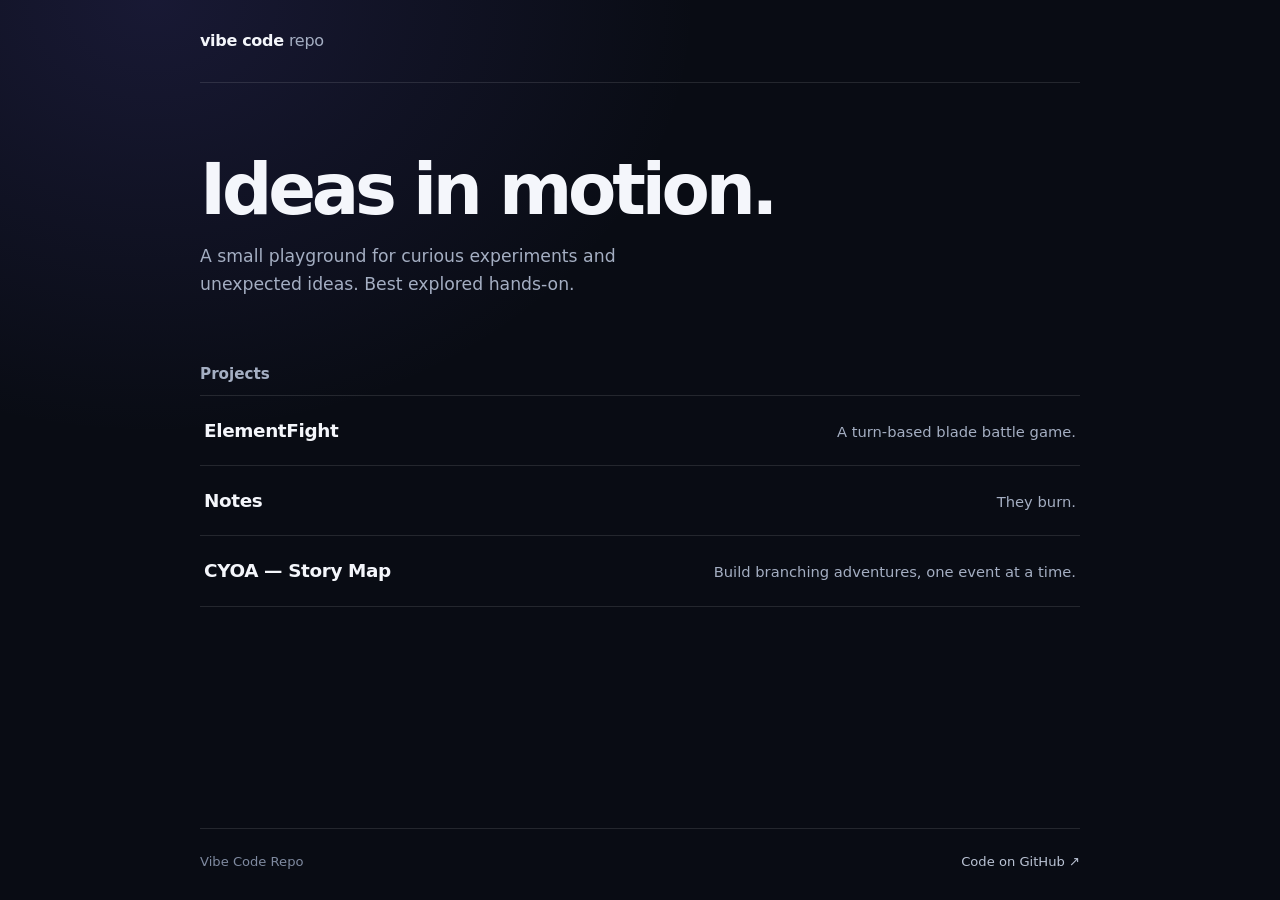
<file: index.html>
<!doctype html>
<html lang="en">
<head>
  <meta charset="utf-8" />
  <meta name="viewport" content="width=device-width, initial-scale=1" />
  <meta name="theme-color" content="#090c14" />
  <meta name="description" content="A small playground for bold ideas, fun experiments, and things worth playing." />
  <title>Vibe Code Repo</title>
  <style>
    :root {
      color-scheme: dark;
      --bg: #090c14;
      --text: #f4f6fb;
      --muted: #a4aec2;
      --line: rgba(255, 255, 255, 0.11);
      --lime: #c4fa79;
    }

    * { box-sizing: border-box; }

    html { scroll-behavior: smooth; }

    body {
      margin: 0;
      min-width: 320px;
      min-height: 100vh;
      display: flex;
      flex-direction: column;
      background:
        radial-gradient(ellipse at 12% 0%, rgba(104, 92, 220, 0.16), transparent 34rem),
        var(--bg);
      color: var(--text);
      font-family: Inter, ui-sans-serif, system-ui, -apple-system, "Segoe UI", sans-serif;
      line-height: 1.6;
      -webkit-font-smoothing: antialiased;
    }

    a { color: inherit; text-decoration: none; }
    a:focus-visible { outline: 3px solid var(--lime); outline-offset: 4px; border-radius: 6px; }

    .page {
      width: min(880px, calc(100% - 40px));
      margin-inline: auto;
      flex: 1;
      display: flex;
      flex-direction: column;
    }

    header {
      padding: 28px 0;
      border-bottom: 1px solid var(--line);
      font-weight: 700;
      letter-spacing: -0.02em;
    }

    header span { color: var(--muted); font-weight: 500; }

    main { flex: 1; padding: 72px 0 56px; }

    h1 {
      margin: 0 0 18px;
      font-size: clamp(2.6rem, 8vw, 4.4rem);
      line-height: 1;
      letter-spacing: -0.06em;
      font-weight: 780;
    }

    .intro {
      max-width: 520px;
      margin: 0 0 64px;
      color: var(--muted);
      font-size: 1.08rem;
    }

    h2 {
      margin: 0 0 8px;
      font-size: 0.95rem;
      font-weight: 650;
      color: var(--muted);
    }

    .project-list {
      margin: 0;
      padding: 0;
      list-style: none;
      border-top: 1px solid var(--line);
    }

    .project-list li { border-bottom: 1px solid var(--line); }

    .project {
      display: flex;
      align-items: baseline;
      justify-content: space-between;
      gap: 20px;
      padding: 20px 4px;
      transition: padding-left .18s ease, color .18s ease;
    }

    .project:hover { padding-left: 12px; color: var(--lime); }

    .project-name { font-size: 1.15rem; font-weight: 650; letter-spacing: -0.02em; }

    .project-desc { color: var(--muted); font-size: .92rem; text-align: right; }

    footer {
      display: flex;
      justify-content: space-between;
      flex-wrap: wrap;
      gap: 8px 18px;
      padding: 22px 0 28px;
      border-top: 1px solid var(--line);
      color: #7f8aa0;
      font-size: .82rem;
    }

    footer a { color: #bac3d4; transition: color .18s ease; }
    footer a:hover { color: var(--lime); }

    @media (max-width: 560px) {
      main { padding-top: 48px; }
      .project { flex-direction: column; gap: 2px; }
      .project-desc { text-align: left; }
    }

    @media (prefers-reduced-motion: reduce) {
      *, *::before, *::after { transition-duration: .01ms !important; scroll-behavior: auto !important; }
    }
  </style>
</head>
<body>
  <div class="page">
    <header>vibe code <span>repo</span></header>

    <main>
      <h1>Ideas in motion.</h1>
      <p class="intro">
        A small playground for curious experiments and unexpected ideas. Best explored hands-on.
      </p>

      <h2>Projects</h2>
      <ul class="project-list">
        <li>
          <a class="project" href="./elementfight/">
            <span class="project-name">ElementFight</span>
            <span class="project-desc">A turn-based blade battle game.</span>
          </a>
        </li>
        <li>
          <a class="project" href="./notes.html">
            <span class="project-name">Notes</span>
            <span class="project-desc">They burn.</span>
          </a>
        </li>
        <li>
          <a class="project" href="./cyoa/">
            <span class="project-name">CYOA — Story Map</span>
            <span class="project-desc">Build branching adventures, one event at a time.</span>
          </a>
        </li>
        <!-- Add new projects by copying the <li> above -->
      </ul>
    </main>

    <footer>
      <span>Vibe Code Repo</span>
      <a href="https://github.com/funkyintegrals/vibecoderepo" target="_blank" rel="noreferrer">Code on GitHub ↗</a>
    </footer>
  </div>
</body>
</html>
</file>
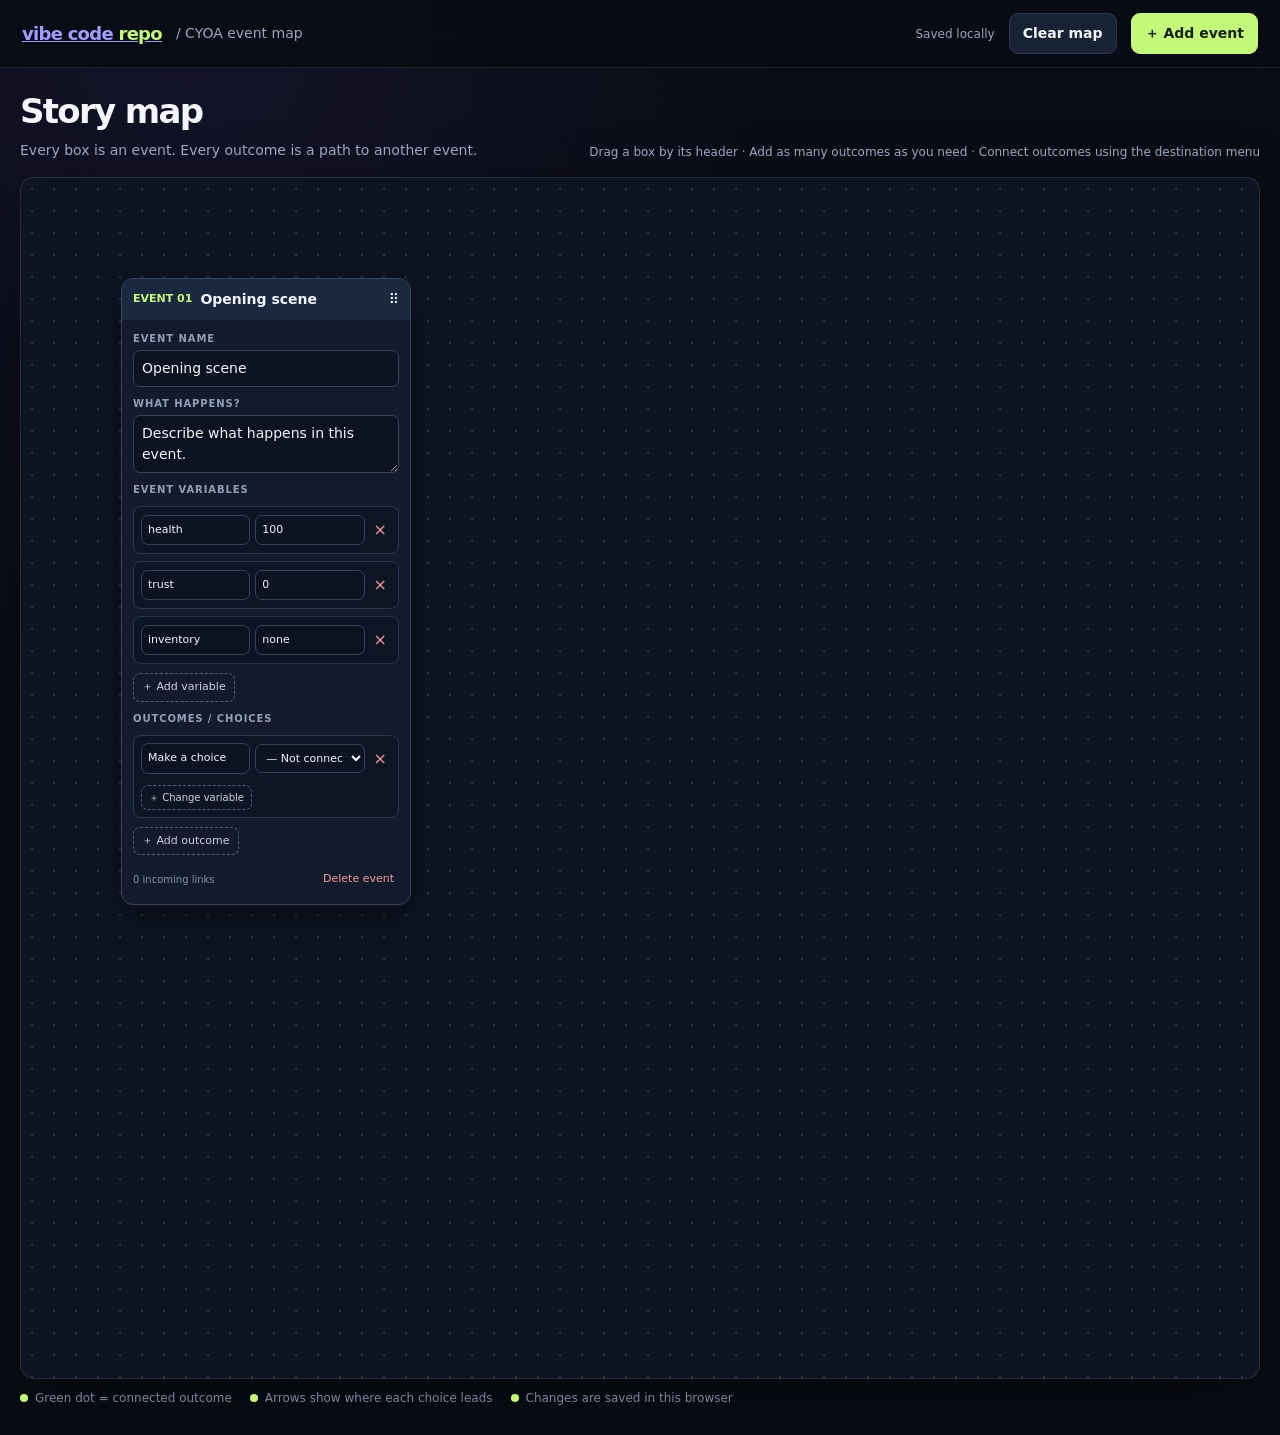
<file: cyoa/index.html>
<!doctype html>
<html lang="en">
<head>
  <meta charset="utf-8">
  <meta name="viewport" content="width=device-width, initial-scale=1">
  <meta name="theme-color" content="#090c14">
  <title>CYOA — Event Map</title>
  <style>
    :root{color-scheme:dark;--bg:#090c14;--panel:#111827;--panel2:#182235;--line:#2b3850;--text:#f4f6fb;--muted:#9aa8bf;--lime:#c4fa79;--purple:#a78bfa}
    *{box-sizing:border-box}body{margin:0;background:radial-gradient(ellipse at 15% 0%,#29205255,transparent 38rem),var(--bg);color:var(--text);font:14px/1.5 Inter,ui-sans-serif,system-ui,-apple-system,"Segoe UI",sans-serif;min-width:320px}
    button,input,textarea,select{font:inherit}button{cursor:pointer}.topbar{height:68px;display:flex;align-items:center;gap:14px;padding:0 22px;border-bottom:1px solid #ffffff18;background:#090c14e8;position:sticky;top:0;z-index:5;backdrop-filter:blur(14px)}
    .brand{font-weight:800;letter-spacing:-.04em;font-size:18px}.brand span{color:var(--lime)}.crumb{color:var(--muted)}.spacer{flex:1}.status{color:var(--muted);font-size:12px}
    .btn{border:1px solid var(--line);border-radius:9px;background:#182235;color:var(--text);padding:9px 13px;font-weight:650}.btn:hover{border-color:#8291aa}.btn.primary{background:var(--lime);border-color:var(--lime);color:#17200d}.btn.danger{color:#ff9b9b}.btn.small{padding:5px 8px;font-size:12px}
    .workspace{padding:18px 20px 28px}.intro{display:flex;align-items:flex-end;gap:20px;justify-content:space-between;margin:0 auto 16px;max-width:1600px}.intro h1{font-size:clamp(24px,4vw,34px);letter-spacing:-.05em;margin:0 0 3px}.intro p{margin:0;color:var(--muted)}.hint{color:var(--muted);font-size:12px;text-align:right}
    .board-wrap{max-width:1600px;margin:auto;border:1px solid #ffffff1a;border-radius:14px;overflow:auto;background-color:#0d1421;background-image:radial-gradient(#8190aa42 1px,transparent 1px);background-size:22px 22px;box-shadow:0 20px 70px #0005}
    #board{position:relative;width:1800px;height:1200px;min-width:100%;}.wires{position:absolute;inset:0;width:100%;height:100%;overflow:visible;pointer-events:none}.wire{fill:none;stroke:#8e9bb5;stroke-width:2.2;opacity:.8}.wire-dot{fill:var(--lime)}
    .node{position:absolute;width:290px;background:#111b2b;border:1px solid #35435d;border-radius:12px;box-shadow:0 12px 32px #0006;overflow:visible}.node.selected{border-color:var(--lime);box-shadow:0 0 0 1px var(--lime),0 12px 32px #0007}.node-head{display:flex;align-items:center;gap:8px;padding:10px 11px;background:#1a2940;border-radius:11px 11px 0 0;cursor:grab;user-select:none}.node-head:active{cursor:grabbing}.node-number{font-size:11px;color:var(--lime);font-weight:800}.node-title{font-weight:750;white-space:nowrap;overflow:hidden;text-overflow:ellipsis;flex:1}.node-body{padding:11px;display:grid;gap:9px}.field{display:grid;gap:4px}.field label,.section-label{font-size:10px;text-transform:uppercase;letter-spacing:.09em;color:#91a0b8;font-weight:750}.field input,.field textarea,.outcome input,.outcome select{width:100%;border:1px solid #34435b;background:#0b1320;color:var(--text);border-radius:7px;padding:7px 8px;outline:none}.field input:focus,.field textarea:focus,.outcome input:focus,.outcome select:focus{border-color:var(--purple)}.field textarea{resize:vertical;min-height:54px}.outcomes{display:grid;gap:7px}.variables{display:grid;gap:7px}.variable{display:grid;grid-template-columns:1fr 1fr auto;gap:5px;align-items:center;padding:7px;background:#0c1523;border:1px solid #29374d;border-radius:8px}.variable input{width:100%;min-width:0;border:1px solid #34435b;background:#0b1320;color:var(--text);border-radius:7px;padding:6px;font-size:11px}.variable .remove{border:0;background:transparent;color:#f59a9a;padding:4px;font-size:16px}.effects{grid-column:1/-1;display:grid;gap:5px;margin-top:5px}.effect{display:grid;grid-template-columns:1fr 76px 65px auto;gap:5px}.effect input,.effect select{width:100%;min-width:0;border:1px solid #34435b;background:#0b1320;color:var(--text);border-radius:7px;padding:6px;font-size:11px}.effect .remove{border:0;background:transparent;color:#f59a9a;padding:4px;font-size:16px}.add-effect{justify-self:start;border:1px dashed #51617a;color:#cbd5e1;background:transparent;border-radius:7px;padding:4px 7px;font-size:10px}.outcome{display:grid;grid-template-columns:1fr 1fr auto;gap:5px;align-items:center;padding:7px;background:#0c1523;border:1px solid #29374d;border-radius:8px}.outcome input,.outcome select{font-size:11px;padding:6px;min-width:0}.outcome .remove{border:0;background:transparent;color:#f59a9a;padding:4px;font-size:16px}.node-foot{display:flex;justify-content:space-between;align-items:center;padding-top:2px}.incoming{color:#8493ab;font-size:10px}.empty-target{color:#f6c77b}.add-outcome{justify-self:start;border:1px dashed #51617a;color:#cbd5e1;background:transparent;border-radius:7px;padding:5px 8px;font-size:11px}.delete-node{border:0;background:transparent;color:#f59a9a;font-size:11px;padding:5px}
    .empty{position:absolute;left:50%;top:42%;transform:translate(-50%,-50%);text-align:center;color:var(--muted);width:320px;pointer-events:none}.empty strong{display:block;color:var(--text);font-size:18px;margin-bottom:5px}
    .legend{max-width:1600px;margin:10px auto 0;color:#78869c;font-size:12px;display:flex;gap:18px;flex-wrap:wrap}.legend span:before{content:"";display:inline-block;width:8px;height:8px;border-radius:50%;background:var(--lime);margin-right:7px}
    @media(max-width:650px){.topbar{padding:0 12px}.crumb,.status{display:none}.workspace{padding:14px 10px}.intro{align-items:flex-start;flex-direction:column}.hint{text-align:left}}
  </style>
</head>
<body>
  <header class="topbar">
    <a class="brand" href="../index.html" aria-label="Back to projects">vibe code <span>repo</span></a>
    <span class="crumb">/ CYOA event map</span><span class="spacer"></span><span class="status" id="saveStatus">Saved locally</span>
    <button class="btn" id="resetBtn" type="button">Clear map</button>
    <button class="btn primary" id="addBtn" type="button">＋ Add event</button>
  </header>
  <main class="workspace">
    <section class="intro">
      <div><h1>Story map</h1><p>Every box is an event. Every outcome is a path to another event.</p></div>
      <div class="hint">Drag a box by its header · Add as many outcomes as you need · Connect outcomes using the destination menu</div>
    </section>
    <div class="board-wrap" id="boardWrap">
      <div id="board">
        <svg class="wires" id="wires" aria-hidden="true"></svg>
        <div class="empty" id="emptyState"><strong>Your story starts here.</strong>Add an event, then give it choices that lead to other events.</div>
      </div>
    </div>
    <div class="legend"><span>Green dot = connected outcome</span><span>Arrows show where each choice leads</span><span>Changes are saved in this browser</span></div>
  </main>
<script>
(() => {
  const STORAGE_KEY = "cyoa-event-map-v1";
  const board = document.getElementById("board");
  const wires = document.getElementById("wires");
  const saveStatus = document.getElementById("saveStatus");
  const emptyState = document.getElementById("emptyState");
  let selected = null;
  let drag = null;
  let map = load();
  let saveTimer;

  function uid(){ return "e" + Math.random().toString(36).slice(2,9); }
  function starter(){ return [{id:uid(),title:"Opening scene",description:"Describe what happens in this event.",x:100,y:100,outcomes:[{id:uid(),text:"Make a choice",target:"",changes:[]}],variables:[{id:uid(),key:"health",value:"100"},{id:uid(),key:"trust",value:"0"},{id:uid(),key:"inventory",value:"none"}]}]; }
  function load(){ try { const value=JSON.parse(localStorage.getItem(STORAGE_KEY)); if(Array.isArray(value)&&value.every(n=>n&&typeof n.id==="string"&&Array.isArray(n.outcomes))){value.forEach(n=>{if(!Array.isArray(n.variables)||n.variables.length===0)n.variables=[{id:uid(),key:"health",value:"100"},{id:uid(),key:"mood",value:"neutral"}];n.outcomes.forEach(o=>{if(!Array.isArray(o.changes))o.changes=[];});});return value;} } catch(e){} return starter(); }
  function escapeHtml(value){return String(value??"").replace(/[&<>"']/g,c=>({"&":"&amp;","<":"&lt;",">":"&gt;",'"':"&quot;","'":"&#39;"}[c]));}
  function save(){ saveStatus.textContent="Saving…"; clearTimeout(saveTimer); saveTimer=setTimeout(()=>{try{localStorage.setItem(STORAGE_KEY,JSON.stringify(map));saveStatus.textContent="Saved locally";}catch(e){saveStatus.textContent="Could not save";}},180); }
  function nodeById(id){return map.find(n=>n.id===id);}
  function incomingCount(id){return map.reduce((total,n)=>total+n.outcomes.filter(o=>o.target===id).length,0);}
  function render(){
    board.querySelectorAll(".node").forEach(el=>el.remove());
    emptyState.hidden=map.length>0;
    map.forEach((node,index)=>{
      const el=document.createElement("article");el.className="node"+(selected===node.id?" selected":"");el.dataset.node=node.id;el.style.left=node.x+"px";el.style.top=node.y+"px";
      const options='<option value="">— Not connected —</option>'+map.filter(n=>n.id!==node.id).map(n=>'<option value="'+escapeHtml(n.id)+'">'+escapeHtml(n.title||"Untitled event")+'</option>').join("");
      el.innerHTML='<div class="node-head" data-drag-handle><span class="node-number">EVENT '+String(index+1).padStart(2,"0")+'</span><span class="node-title">'+escapeHtml(node.title||"Untitled event")+'</span><span aria-hidden="true">⠿</span></div>'+
        '<div class="node-body"><div class="field"><label>Event name</label><input data-field="title" aria-label="Event name" value="'+escapeHtml(node.title)+'" placeholder="Name this event"></div>'+
        '<div class="field"><label>What happens?</label><textarea data-field="description" aria-label="Event description" placeholder="Write the scene or event…">'+escapeHtml(node.description)+'</textarea></div>'+
        '<div class="section-label">Event variables</div><div class="variables">'+(node.variables||[]).map(v=>'<div class="variable" data-variable="'+escapeHtml(v.id)+'"><input data-variable-field="key" aria-label="Variable name" value="'+escapeHtml(v.key)+'" placeholder="Variable name"><input data-variable-field="value" aria-label="Variable value" value="'+escapeHtml(v.value)+'" placeholder="Value"><button class="remove" type="button" data-remove-variable title="Remove variable" aria-label="Remove variable">×</button></div>').join("")+'</div><button class="add-outcome" type="button" data-add-variable>＋ Add variable</button>'+
        '<div class="section-label">Outcomes / choices</div><div class="outcomes">'+node.outcomes.map(o=>'<div class="outcome" data-outcome="'+escapeHtml(o.id)+'"><input data-outcome-field="text" aria-label="Choice text" value="'+escapeHtml(o.text)+'" placeholder="Choice / outcome"><select data-outcome-field="target" aria-label="Link to event">'+options.replace('value="'+escapeHtml(o.target)+'"','value="'+escapeHtml(o.target)+'" selected')+'</select><button class="remove" type="button" data-remove-outcome title="Remove outcome" aria-label="Remove outcome">×</button><div class="effects">'+(o.changes||[]).map(change=>'<div class="effect" data-effect="'+escapeHtml(change.id)+'"><input data-effect-field="key" aria-label="Variable to change" value="'+escapeHtml(change.key)+'" placeholder="Variable name"><select data-effect-field="operation" aria-label="Change operation"><option value="set"'+(change.operation==="set"?" selected":"")+'>Set</option><option value="add"'+(change.operation==="add"?" selected":"")+'>Add</option><option value="subtract"'+(change.operation==="subtract"?" selected":"")+'>Subtract</option></select><input data-effect-field="value" aria-label="Change amount or value" value="'+escapeHtml(change.value)+'" placeholder="Value"><button class="remove" type="button" data-remove-effect aria-label="Remove variable change">×</button></div>').join("")+'<button class="add-effect" type="button" data-add-effect>＋ Change variable</button></div></div>').join("")+'</div>'+
        '<button class="add-outcome" type="button" data-add-outcome>＋ Add outcome</button><div class="node-foot"><span class="incoming">'+incomingCount(node.id)+' incoming link'+(incomingCount(node.id)===1?"":"s")+'</span><button class="delete-node" type="button" data-delete>Delete event</button></div></div>';
      board.appendChild(el);
    });
    drawLinks();
  }
  function drawLinks(){
    wires.innerHTML='<defs><marker id="arrow" markerWidth="8" markerHeight="8" refX="7" refY="4" orient="auto"><path d="M0 0 L8 4 L0 8 z" fill="#8e9bb5"/></marker></defs>';
    map.forEach(node=>{
      const source=board.querySelector('[data-node="'+node.id+'"]');if(!source)return;
      node.outcomes.forEach(outcome=>{
        if(!outcome.target)return;
        const target=board.querySelector('[data-node="'+outcome.target+'"]');if(!target)return;
        const row=source.querySelector('[data-outcome="'+outcome.id+'"]');if(!row)return;
        const sx=source.offsetLeft+source.offsetWidth, sy=source.offsetTop+row.offsetTop+row.offsetHeight/2;
        const tx=target.offsetLeft, ty=target.offsetTop+Math.min(62,target.offsetHeight/2);
        const bend=Math.max(55,Math.abs(tx-sx)*.45), d='M '+sx+' '+sy+' C '+(sx+bend)+' '+sy+', '+(tx-bend)+' '+ty+', '+tx+' '+ty;
        const path=document.createElementNS("http://www.w3.org/2000/svg","path");path.setAttribute("d",d);path.setAttribute("class","wire");path.setAttribute("marker-end","url(#arrow)");wires.appendChild(path);
        const dot=document.createElementNS("http://www.w3.org/2000/svg","circle");dot.setAttribute("cx",sx);dot.setAttribute("cy",sy);dot.setAttribute("r",4);dot.setAttribute("class","wire-dot");wires.appendChild(dot);
      });
    });
  }
  function addNode(){
    const offset=map.length*34;const node={id:uid(),title:"New event",description:"",x:130+(map.length%4)*340+offset%90,y:130+Math.floor(map.length/4)*370+offset%70,outcomes:[],variables:[{id:uid(),key:"health",value:"100"},{id:uid(),key:"mood",value:"neutral"}]};
    map.push(node);selected=node.id;save();render();boardWrapScroll(node);
  }
  function boardWrapScroll(node){const wrap=document.getElementById("boardWrap");wrap.scrollTo({left:Math.max(0,node.x-80),top:Math.max(0,node.y-80),behavior:"smooth"});}
  board.addEventListener("input",event=>{
    const el=event.target.closest(".node");if(!el)return;const node=nodeById(el.dataset.node);if(!node)return;
    const field=event.target.dataset.field;if(field){node[field]=event.target.value;if(field==="title"){el.querySelector(".node-title").textContent=node.title;refreshTargetMenus();}save();drawLinks();return;}
    const variableEl=event.target.closest("[data-variable]");if(variableEl){const variable=node.variables.find(v=>v.id===variableEl.dataset.variable);if(variable){const field=event.target.dataset.variableField;if(field)variable[field]=event.target.value;save();}return;}
    const effectEl=event.target.closest("[data-effect]");if(effectEl){const outcomeEl=effectEl.closest("[data-outcome]");const outcome=node.outcomes.find(o=>o.id===outcomeEl.dataset.outcome);const change=outcome&&outcome.changes.find(c=>c.id===effectEl.dataset.effect);if(change){const field=event.target.dataset.effectField;if(field)change[field]=event.target.value;save();}return;}
    const outcomeEl=event.target.closest("[data-outcome]");if(outcomeEl){const outcome=node.outcomes.find(o=>o.id===outcomeEl.dataset.outcome);if(outcome&&event.target.dataset.outcomeField==="text"){outcome.text=event.target.value;save();}}
  });
  board.addEventListener("change",event=>{
    const el=event.target.closest(".node");if(!el)return;const node=nodeById(el.dataset.node);const row=event.target.closest("[data-outcome]");if(!node||!row)return;
    const effectEl=event.target.closest("[data-effect]");
    if(effectEl&&event.target.dataset.effectField==="operation"){const outcome=node.outcomes.find(o=>o.id===row.dataset.outcome);const change=outcome&&outcome.changes.find(c=>c.id===effectEl.dataset.effect);if(change){change.operation=event.target.value;save();}return;}
    if(event.target.dataset.outcomeField!=="target")return;
    const outcome=node.outcomes.find(o=>o.id===row.dataset.outcome);if(outcome){outcome.target=event.target.value;save();render();}
  });
  function refreshTargetMenus(){
    board.querySelectorAll(".node").forEach(el=>{const node=nodeById(el.dataset.node);el.querySelectorAll("[data-outcome]").forEach(row=>{const outcome=node.outcomes.find(o=>o.id===row.dataset.outcome);const select=row.querySelector("select");const old=select.value;select.innerHTML='<option value="">— Not connected —</option>'+map.filter(n=>n.id!==node.id).map(n=>'<option value="'+escapeHtml(n.id)+'">'+escapeHtml(n.title||"Untitled event")+'</option>').join("");select.value=old;});});
  }
  board.addEventListener("click",event=>{
    const el=event.target.closest(".node");if(!el)return;const node=nodeById(el.dataset.node);if(!node)return;selected=node.id;
    if(event.target.closest("input,textarea,select"))return;
    if(event.target.closest("[data-add-variable]")){node.variables.push({id:uid(),key:"new_variable",value:""});save();render();return;}
    if(event.target.closest("[data-remove-variable]")){const row=event.target.closest("[data-variable]");node.variables=node.variables.filter(v=>v.id!==row.dataset.variable);save();render();return;}
    if(event.target.closest("[data-add-effect]")){const outcomeEl=event.target.closest("[data-outcome]");const outcome=node.outcomes.find(o=>o.id===outcomeEl.dataset.outcome);if(outcome){if(!Array.isArray(outcome.changes))outcome.changes=[];outcome.changes.push({id:uid(),key:node.variables?.[0]?.key||"health",operation:"subtract",value:"10"});save();render();}return;}
    if(event.target.closest("[data-remove-effect]")){const effectEl=event.target.closest("[data-effect]");const outcomeEl=effectEl.closest("[data-outcome]");const outcome=node.outcomes.find(o=>o.id===outcomeEl.dataset.outcome);if(outcome){outcome.changes=outcome.changes.filter(c=>c.id!==effectEl.dataset.effect);save();render();}return;}
    if(event.target.closest("[data-add-outcome]")){node.outcomes.push({id:uid(),text:"New choice",target:"",changes:[]});save();render();return;}
    if(event.target.closest("[data-remove-outcome]")){const row=event.target.closest("[data-outcome]");node.outcomes=node.outcomes.filter(o=>o.id!==row.dataset.outcome);save();render();return;}
    if(event.target.closest("[data-delete]")){map=map.filter(n=>n.id!==node.id);map.forEach(n=>n.outcomes.forEach(o=>{if(o.target===node.id)o.target="";}));selected=null;save();render();return;}
    board.querySelectorAll(".node").forEach(card=>card.classList.toggle("selected",card.dataset.node===selected));
  });
  board.addEventListener("pointerdown",event=>{
    const handle=event.target.closest("[data-drag-handle]");if(!handle||event.button!==0)return;const el=handle.closest(".node");const node=nodeById(el.dataset.node);selected=node.id;drag={id:node.id,startX:event.clientX,startY:event.clientY,nodeX:node.x,nodeY:node.y};handle.setPointerCapture(event.pointerId);event.preventDefault();board.querySelectorAll(".node").forEach(card=>card.classList.toggle("selected",card.dataset.node===selected));
  });
  board.addEventListener("pointermove",event=>{
    if(!drag)return;const node=nodeById(drag.id);if(!node)return;node.x=Math.max(0,drag.nodeX+event.clientX-drag.startX);node.y=Math.max(0,drag.nodeY+event.clientY-drag.startY);const el=board.querySelector('[data-node="'+node.id+'"]');if(el){el.style.left=node.x+"px";el.style.top=node.y+"px";}drawLinks();
  });
  board.addEventListener("pointerup",()=>{if(drag){drag=null;save();}});
  board.addEventListener("pointercancel",()=>{if(drag){drag=null;save();}});
  document.getElementById("addBtn").addEventListener("click",addNode);
  document.getElementById("resetBtn").addEventListener("click",()=>{if(!confirm("Clear this story map and start over?"))return;map=[];selected=null;save();render();});
  window.addEventListener("resize",drawLinks);
  render();
})();
</script>
</body>
</html>
</file>
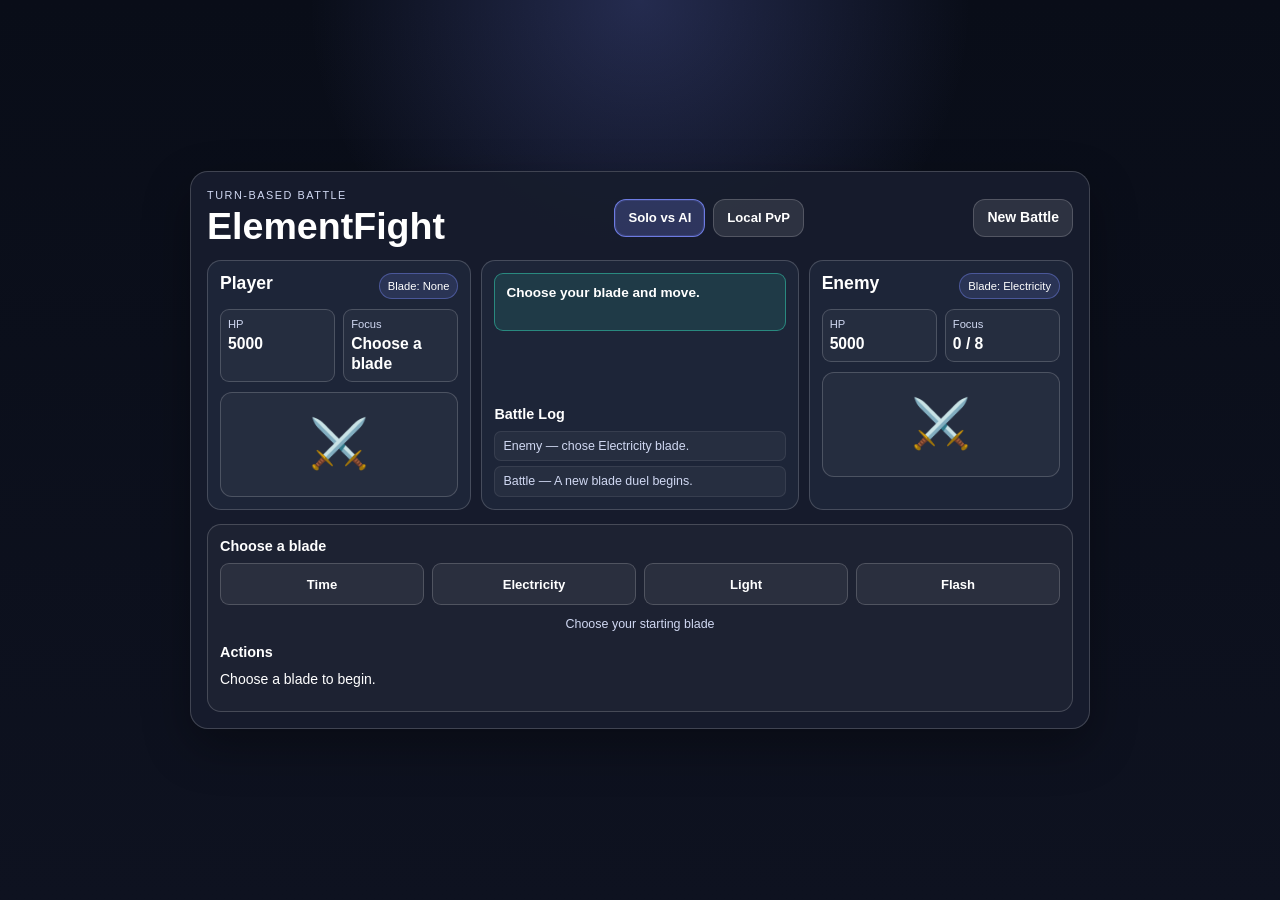
<file: elementfight/index.html>
<!DOCTYPE html>
<html lang="en">
<head>
  <meta charset="UTF-8" />
  <meta name="viewport" content="width=device-width, initial-scale=1.0" />

  <title>ElementFight</title>

  <link rel="stylesheet" href="./style.css" />
</head>

<body>

  <main class="game-shell">

    <header class="title-bar">
      <div>
        <p class="eyebrow">Turn-based battle</p>
        <h1>ElementFight</h1>
      </div>

      <div class="mode-switch" role="group" aria-label="Game mode">
        <button id="soloModeBtn" class="secondary mode-button active" type="button" aria-pressed="true">Solo vs AI</button>
        <button id="localPvpBtn" class="secondary mode-button" type="button" aria-pressed="false">Local PvP</button>
      </div>

      <button id="restartBtn" class="secondary">
        New Battle
      </button>
    </header>

    <section class="battle-area">

      <!-- PLAYER -->

      <div class="fighter-panel">

        <div class="fighter-header">
          <h2 id="playerTitle">Player</h2>

          <span id="playerBlade" class="blade-badge">
            Blade: None
          </span>
        </div>

        <div class="stats">

          <div>
            <span>HP</span>
            <strong id="playerHp">5000</strong>
          </div>

          <div>
            <span>Focus</span>
            <strong id="playerFocus">Choose a blade</strong>
          </div>

        </div>

        <div id="playerPortrait" class="portrait">
          <span id="playerWeapon" class="weapon-icon">⚔️</span>
        </div>

      </div>


      <!-- CENTER -->

      <div class="center-panel">

        <div id="battleStatus" class="battle-status">
          Choose your move.
        </div>

        <div class="turn-log-wrap">

          <h3>Battle Log</h3>

          <ul id="battleLog" class="battle-log"></ul>

        </div>

      </div>


      <!-- ENEMY -->

      <div class="fighter-panel">

        <div class="fighter-header">
          <h2 id="enemyTitle">Enemy</h2>

          <span id="enemyBlade" class="blade-badge">
            Blade: ???
          </span>
        </div>

        <div class="stats">

          <div>
            <span>HP</span>
            <strong id="enemyHp">5000</strong>
          </div>

          <div>
            <span>Focus</span>
            <strong id="enemyFocus">0 / 15</strong>
          </div>

        </div>

        <div id="enemyPortrait" class="portrait">
          <span id="enemyWeapon" class="weapon-icon">⚔️</span>
        </div>

      </div>

    </section>


    <!-- CONTROLS -->

    <section class="control-panel">

      <h3>Choose a blade</h3>

      <div class="blade-grid" id="bladeGrid">

        <button
          class="blade-button"
          data-blade="Time"
          type="button"
        >
          Time
        </button>

        <button
          class="blade-button"
          data-blade="Electricity"
          type="button"
        >
          Electricity
        </button>

        <button
          class="blade-button"
          data-blade="Light"
          type="button"
        >
          Light
        </button>

        <button
          class="blade-button"
          data-blade="Flash"
          type="button"
        >
          Flash
        </button>

      </div>


      <p id="turnInfo" class="status-line">
        Choose your starting blade
      </p>


      <h3>Actions</h3>

      <div id="actionGrid" class="action-grid"></div>

    </section>

  </main>


  <script type="module" src="./main.js"></script>

</body>
</html>
</file>
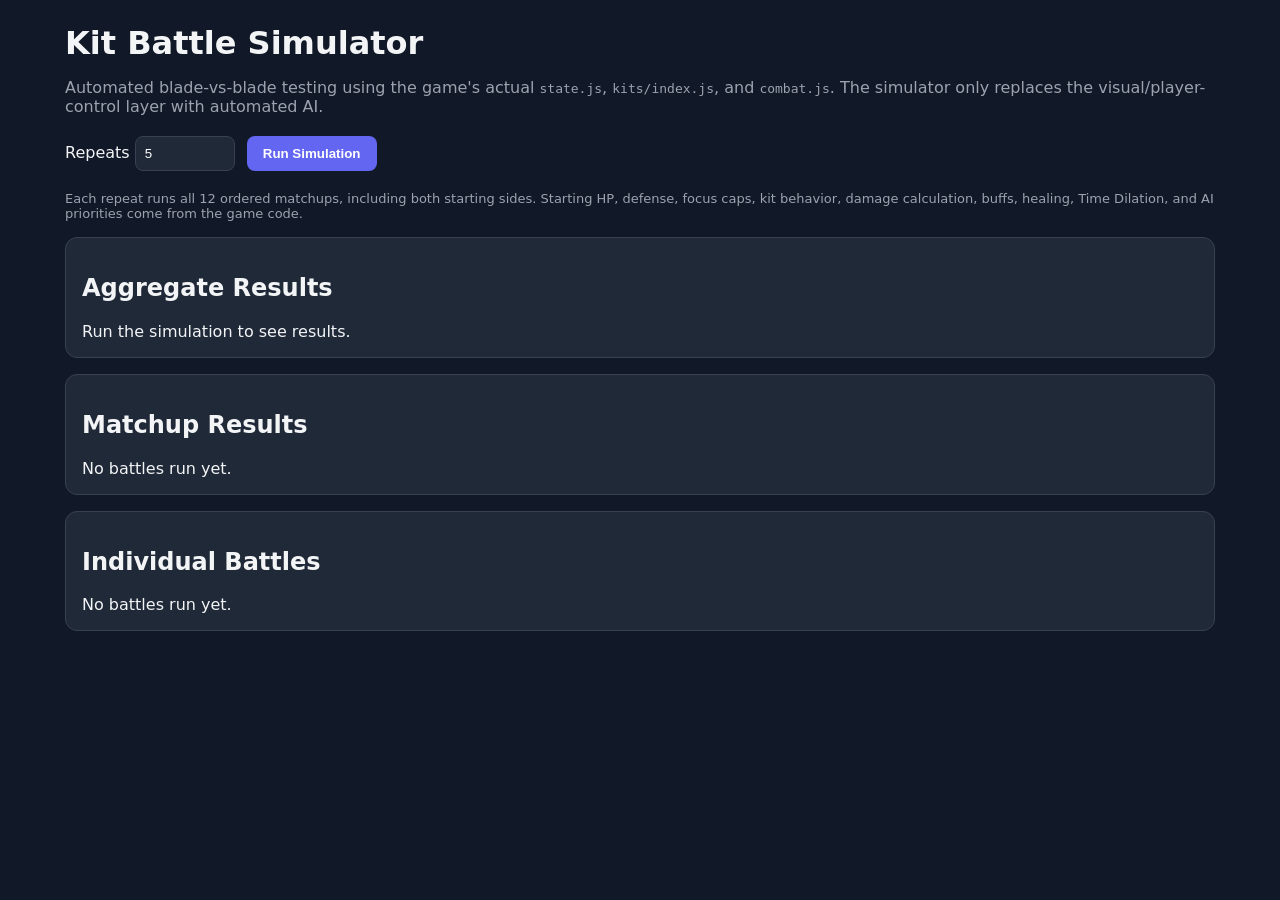
<file: elementfight/kit-battle-test.html>
<!doctype html>
<html lang="en">
<head>
<meta charset="utf-8">
<meta name="viewport" content="width=device-width,initial-scale=1">
<title>Element Fight - Kit Battle Simulator</title>
<style>
  :root{color-scheme:dark}
  body{font-family:system-ui,-apple-system,Segoe UI,sans-serif;margin:0;background:#111827;color:#f3f4f6}
  main{max-width:1150px;margin:0 auto;padding:24px}
  h1{margin:0 0 6px}
  p{color:#9ca3af}
  button{padding:10px 16px;border:0;border-radius:8px;background:#6366f1;color:white;font-weight:700;cursor:pointer}
  button:hover{background:#818cf8}
  .controls{display:flex;gap:12px;align-items:center;flex-wrap:wrap;margin:20px 0}
  input{width:80px;padding:9px;border-radius:8px;border:1px solid #374151;background:#1f2937;color:white}
  .card{background:#1f2937;border:1px solid #374151;border-radius:12px;padding:16px;margin-top:16px;overflow:auto}
  table{width:100%;border-collapse:collapse;font-size:14px}
  th,td{padding:8px 10px;border-bottom:1px solid #374151;text-align:left;white-space:nowrap}
  th{color:#c4b5fd}
  .winner{font-weight:700}
  #status{color:#a5b4fc}
  .note{font-size:13px}
  .error{color:#fca5a5}
</style>
</head>
<body>
<main>
  <h1>Kit Battle Simulator</h1>
  <p>
    Automated blade-vs-blade testing using the game's actual
    <code>state.js</code>, <code>kits/index.js</code>, and <code>combat.js</code>.
    The simulator only replaces the visual/player-control layer with automated AI.
  </p>

  <div class="controls">
    <label>Repeats <input id="repeats" type="number" min="1" max="1000" value="5"></label>
    <button id="run" type="button">Run Simulation</button>
    <span id="status"></span>
  </div>

  <p class="note">
    Each repeat runs all 12 ordered matchups, including both starting sides. Starting HP, defense, focus caps, kit behavior,
    damage calculation, buffs, healing, Time Dilation, and AI priorities come from the game code.
  </p>

  <section class="card">
    <h2>Aggregate Results</h2>
    <div id="aggregate">Run the simulation to see results.</div>
  </section>

  <section class="card">
    <h2>Matchup Results</h2>
    <div id="matchups">No battles run yet.</div>
  </section>

  <section class="card">
    <h2>Individual Battles</h2>
    <div id="battles">No battles run yet.</div>
  </section>
</main>

<script type="module">
import { createFighter, MAX_HP } from './state.js';
import { getKit, KITS } from './kits/index.js';
import { Combat } from './combat.js';

const BLADES = Object.keys(KITS);
const MAX_TURNS = 1000;

function createSimulationUI() {
  return {
    addDamageNumber() {},
    renderLog() {},
    setStatus() {},
    update() {},
    render() {},
    showDilationControls() {},
    showNormalControls() {},
    updateBladeButtons() {}
  };
}

function createSimulationState(aBlade, bBlade) {
  return {
    player: createFighter(aBlade),
    enemy: createFighter(bBlade),
    turn: 1,
    phase: 'player',
    isBattleOver: false,
    log: []
  };
}

function beginTurn(fighter) {
  fighter.isDefending = false;

  if (fighter.flashDefenseTurnsRemaining > 0) {
    fighter.flashDefenseTurnsRemaining -= 1;
  }

  if (fighter.timeDoubleTurnPending) {
    fighter.timeDoubleTurnPending = false;
    fighter.timeDoubleTurnActive = true;
    fighter.actionsThisTurn = 2;
    return;
  }

  if (fighter.timeDoubleTurnActive) {
    fighter.timeDoubleTurnActive = false;
  }

  fighter.actionsThisTurn = 1;
}

function endAction(fighter) {
  fighter.actionsThisTurn = Math.max(0, fighter.actionsThisTurn - 1);
}

function healEveryThreeTurns(state) {
  if (state.turn % 3 !== 0) return;

  for (const fighter of [state.player, state.enemy]) {
    fighter.hp = Math.min(MAX_HP, fighter.hp + 300);
  }
}

function advanceLightUltimate(fighter) {
  if (fighter.lightUltimateTurnsRemaining > 0) {
    fighter.lightUltimateTurnsRemaining -= 1;
  }
}

function getPlayerLethalDamage(enemy, player) {
  const playerKit = getKit(player.blade);

  const lightReduction =
    enemy.blade === 'Light' && enemy.lightUltimateTurnsRemaining > 0
      ? 0.7
      : 1;

  const defenseMultiplier = enemy.isDefending ? 0.5 : 1;

  const postDefense = rawDamage =>
    Math.max(
      1,
      Math.floor(
        Math.max(1, rawDamage - enemy.def) *
        defenseMultiplier *
        lightReduction
      )
    );

  let lethalDamage = postDefense(playerKit.attackDamage);

  if (player.blade === 'Electricity') {
    lethalDamage = Math.max(
      lethalDamage,
      postDefense(playerKit.criticalDamage)
    );
  }

  if (player.blade === 'Time') {
    lethalDamage = Math.max(
      lethalDamage,
      postDefense(playerKit.ultimate.criticalDamage) *
      playerKit.ultimate.hits
    );
  }

  if (player.blade === 'Light') {
    lethalDamage = Math.max(
      lethalDamage,
      postDefense(playerKit.utilityDamage)
    );
  }

  if (player.blade === 'Flash') {
    lethalDamage = Math.max(
      lethalDamage,
      postDefense(
        playerKit.attackDamage *
        Math.pow(
          playerKit.attackMultiplierPerStack,
          player.flashAttackStacks
        )
      )
    );
  }

  if (player.focus >= playerKit.focusCap) {
    if (player.blade === 'Electricity') {
      lethalDamage = Math.max(
        lethalDamage,
        postDefense(playerKit.ultimateDamage)
      );
    }
  }

  return lethalDamage;
}

function chooseEnemyAction(enemy, player) {
  const kit = getKit(enemy.blade);

  // Same priority as Game.chooseEnemyAction().
  if (enemy.focus >= kit.focusCap) {
    return 'special';
  }

  if (enemy.actionsThisTurn > 1) {
    return 'attack';
  }

  if (enemy.blade === 'Light') {
    if (enemy.lightUltimateTurnsRemaining > 0) {
      return 'attack';
    }

    const hpAfterEnlighten = enemy.hp - kit.utilityCost;

    const damageAfterDefense = Math.max(
      1,
      kit.utilityDamage - player.def
    );

    const canFinish = player.hp <= damageAfterDefense;

    const playerLethalDamage = getPlayerLethalDamage(enemy, player);
    const safeFromLethalHit = hpAfterEnlighten > playerLethalDamage;

    const safeToUse =
      hpAfterEnlighten >= 600 &&
      safeFromLethalHit;

    if (canFinish || safeToUse) {
      return 'utility';
    }

    return 'attack';
  }

  if (enemy.blade === 'Time') {
    if (
      enemy.timeDoubleTurnPending ||
      enemy.timeDoubleTurnActive
    ) {
      return 'attack';
    }
    return 'utility';
  }

  if (enemy.blade === 'Flash') {
    if (enemy.flashDefenseTurnsRemaining > 0) {
      return 'attack';
    }
    return 'utility';
  }

  if (enemy.blade === 'Electricity') {
    if (enemy.increasedCrits > 0) {
      return 'attack';
    }
    return 'utility';
  }

  return 'attack';
}

function performTimeUltimate(combat, attacker, defender) {
  attacker.focus = 0;

  let totalDamage = 0;
  let criticalHits = 0;

  const hits = getKit('Time').ultimate.hits;

  // Match Game.playerDilate(): all configured hits are rolled and released,
  // even if the defender reaches 0 HP before the sequence finishes.
  for (let i = 0; i < hits; i++) {
    const result = combat.rollTimeDilationHit(i + 1);

    const hit = combat.performTimeDilationHit(
      attacker,
      defender,
      result,
      { showDamage: false }
    );

    totalDamage += hit.damage;

    if (hit.critical) {
      criticalHits += 1;
    }
  }

  return { totalDamage, criticalHits };
}

function performAction(combat, attacker, defender, action) {
  if (action === 'special') {
    if (attacker.blade === 'Time') {
      return {
        success: true,
        timeUltimate: performTimeUltimate(combat, attacker, defender)
      };
    }

    return {
      success: combat.ultimate(attacker, defender) === true
    };
  }

  if (action === 'utility') {
    return { success: combat.utility(attacker, defender) };
  }

  combat.normalAttack(attacker, defender);
  return { success: true };
}

function battle(aBlade, bBlade) {
  const state = createSimulationState(aBlade, bBlade);
  const ui = createSimulationUI();
  const combat = new Combat(state, getKit, ui);

  const a = state.player;
  const b = state.enemy;

  let turns = 0;
  let actionCount = 0;
  let timeCrits = 0;
  let timeDamage = 0;

  while (
    a.hp > 0 &&
    b.hp > 0 &&
    turns < MAX_TURNS
  ) {
    // Player phase.
    state.phase = 'player';
    beginTurn(a);

    // In the real game, Time Dilation is a special full-turn sequence.
    // It does not fall through to a second action after the 25 hits.
    if (
      a.blade === 'Time' &&
      a.focus >= getKit('Time').focusCap
    ) {
      const result = performAction(combat, a, b, 'special');

      if (result.timeUltimate) {
        timeCrits += result.timeUltimate.criticalHits;
        timeDamage += result.timeUltimate.totalDamage;
      }

      actionCount += 1;
    } else {
      while (
        a.actionsThisTurn > 0 &&
        a.hp > 0 &&
        b.hp > 0
      ) {
        const action = chooseEnemyAction(a, b);
        const result = performAction(combat, a, b, action);

        if (result.timeUltimate) {
          timeCrits += result.timeUltimate.criticalHits;
          timeDamage += result.timeUltimate.totalDamage;
        }

        if (!result.success) {
          combat.normalAttack(a, b);
        }

        endAction(a);
        actionCount += 1;
      }
    }

    if (a.hp <= 0 || b.hp <= 0) break;

    // Enemy phase.
    state.phase = 'enemy';
    beginTurn(b);

    // This mirrors Game.enemyTurn(): a ready Time ultimate is handled
    // before the normal action loop and consumes the whole enemy turn.
    if (
      b.blade === 'Time' &&
      b.focus >= getKit('Time').focusCap
    ) {
      const result = performAction(combat, b, a, 'special');

      if (result.timeUltimate) {
        timeCrits += result.timeUltimate.criticalHits;
        timeDamage += result.timeUltimate.totalDamage;
      }

      actionCount += 1;
    } else {
      while (
        b.actionsThisTurn > 0 &&
        a.hp > 0 &&
        b.hp > 0
      ) {
        const action = chooseEnemyAction(b, a);
        const result = performAction(combat, b, a, action);

        if (result.timeUltimate) {
          timeCrits += result.timeUltimate.criticalHits;
          timeDamage += result.timeUltimate.totalDamage;
        }

        if (!result.success) {
          combat.normalAttack(b, a);
        }

        endAction(b);
        actionCount += 1;
      }
    }

    if (a.hp <= 0 || b.hp <= 0) break;

    // This is the same end-of-enemy-turn order as Game.finishEnemyTurn().
    turns += 1;
    state.turn += 1;
    healEveryThreeTurns(state);
    advanceLightUltimate(a);
    advanceLightUltimate(b);
  }

  let winner = 'Draw';
  if (a.hp > 0 && b.hp <= 0) winner = aBlade;
  if (b.hp > 0 && a.hp <= 0) winner = bBlade;

  return {
    winner,
    turns,
    aHp: a.hp,
    bHp: b.hp,
    actions: actionCount,
    timeDamage,
    timeCrits
  };
}

function table(headers, rows) {
  return '<table><thead><tr>' +
    headers.map(h => '<th>' + h + '</th>').join('') +
    '</tr></thead><tbody>' +
    rows.map(row =>
      '<tr>' + row.map(v => '<td>' + v + '</td>').join('') + '</tr>'
    ).join('') +
    '</tbody></table>';
}

function run(repeats) {
  const results = [];
  const totals = Object.fromEntries(
    BLADES.map(blade => [
      blade,
      { wins: 0, losses: 0, draws: 0 }
    ])
  );

  for (let repeat = 1; repeat <= repeats; repeat++) {
    for (let i = 0; i < BLADES.length; i++) {
      for (let j = 0; j < BLADES.length; j++) {
        if (i === j) continue;
        const a = BLADES[i];
        const b = BLADES[j];
        const result = battle(a, b);

        results.push({
          repeat,
          matchup: a + ' vs ' + b,
          ...result
        });

        if (result.winner === a) {
          totals[a].wins++;
          totals[b].losses++;
        } else if (result.winner === b) {
          totals[b].wins++;
          totals[a].losses++;
        } else {
          totals[a].draws++;
          totals[b].draws++;
        }
      }
    }
  }

  return { results, totals };
}

document.getElementById('run').addEventListener('click', () => {
  const repeats = Math.max(
    1,
    Math.min(
      1000,
      Number(document.getElementById('repeats').value) || 5
    )
  );

  const output = run(repeats);

  const aggregate = Object.entries(output.totals)
    .map(([blade, stats]) => {
      const total =
        stats.wins +
        stats.losses +
        stats.draws;

      return {
        blade,
        ...stats,
        total,
        rate: total ? (stats.wins / total) * 100 : 0
      };
    })
    .sort(
      (a, b) =>
        b.wins - a.wins ||
        b.rate - a.rate
    );

  document.getElementById('aggregate').innerHTML = table(
    ['Rank', 'Blade', 'Wins', 'Losses', 'Draws', 'Win rate'],
    aggregate.map((item, index) => [
      index + 1,
      item.blade,
      item.wins,
      item.losses,
      item.draws,
      item.rate.toFixed(1) + '%'
    ])
  );

  // Group by the actual matchup name instead of relying on array
  // positions. This keeps the table correct if matchup generation changes.
  const matchupGroups = new Map();

  for (const result of output.results) {
    if (!matchupGroups.has(result.matchup)) {
      matchupGroups.set(result.matchup, []);
    }
    matchupGroups.get(result.matchup).push(result);
  }

  document.getElementById('matchups').innerHTML = table(
    ['Matchup', 'A wins', 'B wins', 'Draws', 'Total'],
    Array.from(matchupGroups.entries()).map(([matchup, group]) => {
      const [a, b] = matchup.split(' vs ');
      const aWins = group.filter(x => x.winner === a).length;
      const bWins = group.filter(x => x.winner === b).length;
      const draws = group.filter(x => x.winner === 'Draw').length;

      return [
        matchup,
        aWins,
        bWins,
        draws,
        group.length
      ];
    })
  );

  document.getElementById('battles').innerHTML = table(
    [
      'Repeat',
      'Matchup',
      'Winner',
      'Turns',
      'A HP',
      'B HP',
      'Actions'
    ],
    output.results.map(item => [
      item.repeat,
      item.matchup,
      '<span class="winner">' + item.winner + '</span>',
      item.turns,
      item.aHp,
      item.bHp,
      item.actions
    ])
  );

  document.getElementById('status').textContent =
    'Ran ' +
    output.results.length +
    ' battles (' +
    repeats +
    ' repeats × 12 ordered matchups).';
});

</script>
</body>
</html>
</file>
<file: elementfight/style.css>
* {
  box-sizing: border-box;
}

:root {
  --bg: #0e1220;
  --panel: #171d2d;
  --panel-2: #1d2538;
  --accent: #7c8cff;
  --accent-2: #34d7b7;
  --danger: #ff5f7e;
  --warning: #ffbf69;
  --text: #ffffff;
  --muted: #d0d8f2;
  --border: rgba(255, 255, 255, 0.18);
}

body {
  margin: 0;
  min-height: 100vh;
  display: grid;
  place-items: center;

  background:
    radial-gradient(
      circle at top,
      rgba(124, 140, 255, 0.24),
      transparent 30%
    ),
    linear-gradient(180deg, #090d18, var(--bg));

  color: var(--text);

  font-family: Arial, Helvetica, sans-serif;
  font-size: 16px;
  line-height: 1.5;
}

button {
  font: inherit;
}

.game-shell {
  width: min(1000px, 92vw);
  max-height: calc(100vh - 24px);
  overflow: hidden;

  background: rgba(23, 29, 45, 0.96);

  border: 1px solid var(--border);
  border-radius: 22px;

  box-shadow:
    0 18px 48px rgba(0, 0, 0, 0.32);

  padding: 24px;
}

.title-bar {
  display: flex;
  align-items: center;
  justify-content: space-between;

  gap: 16px;
  margin-bottom: 18px;
}

.mode-switch {
  display: flex;
  align-items: center;
  justify-content: center;
  flex-wrap: wrap;
  gap: 8px;
}

.mode-button {
  min-height: 38px;
  padding: 8px 12px;
  font-size: 0.82rem;
}

.mode-button.active {
  background: rgba(124, 140, 255, 0.24);
  border-color: rgba(124, 140, 255, 0.82);
  box-shadow: inset 0 0 0 1px rgba(124, 140, 255, 0.16);
}

@media (max-width: 760px) {
  .title-bar {
    flex-wrap: wrap;
  }

  .mode-switch {
    order: 3;
    width: 100%;
    justify-content: flex-start;
  }

  #restartBtn {
    margin-left: auto;
  }
}

.eyebrow {
  margin: 0 0 4px;

  text-transform: uppercase;
  letter-spacing: 0.14em;

  font-size: 0.8rem;
  color: var(--muted);
}

h1,
h2,
h3,
p {
  margin-top: 0;
}

h1 {
  margin-bottom: 0;

  font-size: clamp(2rem, 4vw, 3rem);
  line-height: 1.15;
}

h2 {
  font-size: 1.35rem;
  line-height: 1.25;
}

h3 {
  font-size: 1.05rem;
  line-height: 1.3;

  margin-bottom: 12px;
}

.secondary,
.action-button,
.blade-button {
  border: none;
  border-radius: 12px;

  color: var(--text);

  cursor: pointer;

  transition:
    transform 0.15s ease,
    filter 0.15s ease,
    opacity 0.15s ease;
}

.secondary:hover:not(:disabled),
.action-button:hover:not(:disabled),
.blade-button:hover:not(:disabled) {
  transform: translateY(-1px);
  filter: brightness(1.08);
}

.secondary {
  background: rgba(255, 255, 255, 0.1);

  border: 1px solid var(--border);

  padding: 11px 17px;

  min-height: 46px;

  font-weight: 700;
}

.battle-area {
  display: grid;
  grid-template-columns: 1fr 1.2fr 1fr;
  gap: 18px;
}

.fighter-panel,
.center-panel {
  background: var(--panel-2);

  border: 1px solid var(--border);
  border-radius: 18px;

  padding: 18px;

  min-width: 0;
}

.fighter-header {
  display: flex;

  align-items: flex-start;
  justify-content: space-between;

  gap: 12px;
}

.fighter-header h2 {
  margin-bottom: 0;
}

.blade-badge {
  background: rgba(124, 140, 255, 0.15);

  border: 1px solid rgba(124, 140, 255, 0.4);

  border-radius: 999px;

  padding: 7px 10px;

  font-size: 0.82rem;
  line-height: 1.3;

  text-align: center;

  white-space: normal;
  overflow-wrap: anywhere;
}

.stats {
  display: grid;

  grid-template-columns:
    repeat(2, minmax(80px, 1fr));

  gap: 12px;

  margin: 18px 0;
}

.stats > div {
  background: rgba(255, 255, 255, 0.04);

  border: 1px solid var(--border);

  border-radius: 12px;

  padding: 11px;

  min-width: 0;
}

.stats span {
  display: block;

  color: var(--muted);

  font-size: 0.82rem;

  margin-bottom: 4px;
}

.stats strong {
  display: block;

  color: #ffffff;

  font-size: 1.15rem;
  line-height: 1.25;

  overflow-wrap: anywhere;
}

.portrait {
  position: relative;

  display: grid;
  place-items: center;

  min-height: 140px;

  border-radius: 16px;

  font-size: 4rem;

  background: rgba(255, 255, 255, 0.04);

  border: 1px solid var(--border);

  overflow: visible;
}

.damage-number {
  position: absolute;

  left: 50%;
  bottom: 25px;

  transform: translateX(-50%);

  color: #ffffff;

  font-size: 2rem;
  font-weight: 900;

  line-height: 1;

  pointer-events: none;

  z-index: 20;

  text-shadow:
    0 2px 4px rgba(0, 0, 0, 0.8),
    0 0 10px rgba(255, 95, 126, 0.75);

  animation:
    damageFloat 0.9s
    cubic-bezier(0.65, 0, 1, 0.35)
    forwards;
}

.damage-number.critical {
  color: #ffbf69;

  font-size: 2.35rem;

  text-shadow:
    0 2px 4px rgba(0, 0, 0, 0.9),
    0 0 14px rgba(255, 191, 105, 0.95);
}

@keyframes damageFloat {

  0% {
    opacity: 0;

    transform:
      translate(-50%, 20px)
      scale(0.75);
  }

  15% {
    opacity: 1;

    transform:
      translate(-50%, 10px)
      scale(1);
  }

  100% {
    opacity: 0;

    transform:
      translate(-50%, -115px)
      scale(1.08);
  }
}

.center-panel {
  display: flex;

  flex-direction: column;
  justify-content: space-between;

  min-width: 0;
}

.battle-status {
  background: rgba(52, 215, 183, 0.12);

  border: 1px solid rgba(52, 215, 183, 0.5);

  border-radius: 12px;

  padding: 14px 16px;

  min-height: 80px;

  color: #ffffff;

  font-weight: 700;

  font-size: 1rem;
  line-height: 1.5;

  overflow-wrap: anywhere;
}

.turn-log-wrap {
  margin-top: 18px;
  min-width: 0;
}

.battle-log {
  margin: 0;
  max-height: 118px;
  overflow: hidden;
  padding: 0;

  list-style: none;

  display: flex;
  flex-direction: column;

  justify-content: flex-end;

  gap: 8px;

  color: var(--muted);

  font-size: 0.95rem;
  line-height: 1.45;
}

.battle-log li {
  padding: 9px 11px;

  background: rgba(255, 255, 255, 0.045);

  border: 1px solid rgba(255, 255, 255, 0.08);

  border-radius: 9px;

  overflow-wrap: anywhere;

  animation:
    logRollUp 0.25s ease-out;
}

@keyframes logRollUp {

  from {
    opacity: 0;
    transform: translateY(8px);
  }

  to {
    opacity: 1;
    transform: translateY(0);
  }
}

.control-panel {
  margin-top: 24px;

  background: rgba(255, 255, 255, 0.03);

  border: 1px solid var(--border);

  border-radius: 18px;

  padding: 18px;
}

.blade-grid,
.action-grid {
  display: grid;

  grid-template-columns:
    repeat(4, minmax(100px, 1fr));

  gap: 12px;

  margin-bottom: 18px;
}

.blade-button,
.action-button {
  padding: 13px 14px;

  min-height: 50px;

  background: rgba(255, 255, 255, 0.06);

  border: 1px solid var(--border);

  white-space: normal;

  overflow-wrap: anywhere;

  line-height: 1.35;

  font-weight: 700;
}

.blade-button.active {
  background: rgba(124, 140, 255, 0.2);

  border-color: rgba(124, 140, 255, 0.6);
}

.action-button[data-action="attack"] {
  background: rgba(255, 95, 126, 0.12);
}

.action-button[data-action="utility"] {
  background: rgba(52, 215, 183, 0.12);
}

.action-button[data-action="special"] {
  background: rgba(255, 191, 105, 0.14);
}

.action-button[data-action="attack"]:hover:not(:disabled),
.action-button[data-action="utility"]:hover:not(:disabled),
.action-button[data-action="special"]:hover:not(:disabled) {
  transform: translateY(-3px);
  filter: brightness(1.14);
  box-shadow: 0 8px 20px rgba(0, 0, 0, 0.22);
}

.action-button {
  position: relative;
}

.skill-tooltip {
  position: absolute;
  left: 50%;
  bottom: calc(100% + 10px);
  z-index: 100;
  width: min(290px, 75vw);
  display: grid;
  gap: 6px;
  padding: 11px 12px;
  border: 1px solid var(--border);
  border-radius: 12px;
  background: #111728;
  color: var(--text);
  box-shadow: 0 12px 28px rgba(0, 0, 0, 0.38);
  text-align: left;
  pointer-events: none;
  opacity: 0;
  transform: translate(-50%, 6px);
  transition: opacity 0.15s ease, transform 0.15s ease;
}

.skill-tooltip-title {
  padding-bottom: 5px;
  border-bottom: 1px solid rgba(255, 255, 255, 0.1);
  font-size: 0.84rem;
  font-weight: 800;
}

.skill-tooltip-row {
  display: grid;
  grid-template-columns: minmax(0, 1fr) auto;
  gap: 12px;
  align-items: baseline;
  font-size: 0.76rem;
  line-height: 1.35;
}

.skill-tooltip-key {
  color: var(--muted);
}

.skill-tooltip-value {
  color: #ffffff;
  font-size: 0.78rem;
  text-align: right;
}

.action-button:hover:not(:disabled) .skill-tooltip,
.action-button:focus-visible .skill-tooltip {
  opacity: 1;
  transform: translate(-50%, 0);
  transition-delay: 0.5s;
}

.action-button:not(:hover) .skill-tooltip,
.action-button:not(:focus-visible) .skill-tooltip {
  transition-delay: 0s;
}

.passive-button {
  background: rgba(124, 140, 255, 0.12);
  border-color: rgba(124, 140, 255, 0.35);
}

.passive-button:hover:not(:disabled) {
  background: rgba(124, 140, 255, 0.2);
}

.passive-data-panel {
  display: grid;
  gap: 8px;
  margin: -6px 0 18px;
  padding: 12px;
  border: 1px solid rgba(124, 140, 255, 0.35);
  border-radius: 12px;
  background: rgba(124, 140, 255, 0.07);
}

.passive-data-row {
  display: flex;
  align-items: flex-start;
  justify-content: space-between;
  gap: 14px;
  padding: 8px 10px;
  border-radius: 8px;
  background: rgba(255, 255, 255, 0.035);
}

.passive-data-row span {
  color: var(--muted);
  font-size: 0.82rem;
}

.passive-data-row strong {
  max-width: 70%;
  text-align: right;
  font-size: 0.84rem;
  line-height: 1.35;
}

.action-grid.dilate-mode {
  grid-template-columns: 1fr;
}

.action-grid.dilate-mode .dilate-button {
  min-height: 68px;

  font-size: 1.15rem;

  background:
    linear-gradient(
      135deg,
      rgba(124, 140, 255, 0.25),
      rgba(255, 191, 105, 0.2)
    );

  border-color:
    rgba(255, 191, 105, 0.6);

  box-shadow:
    0 0 20px rgba(124, 140, 255, 0.15);
}

button:disabled {
  cursor: not-allowed;

  opacity: 0.42;

  filter: grayscale(0.35);
}

button:focus-visible {
  outline: 3px solid rgba(124, 140, 255, 0.75);
  outline-offset: 2px;
}

.status-line {
  margin: 0 0 16px;

  color: var(--muted);

  font-size: 0.92rem;
  line-height: 1.45;

  text-align: center;

  overflow-wrap: anywhere;
}

@media (max-width: 760px) {

  .game-shell {
    width: 94vw;
    padding: 20px;
  }

  .battle-area {
    grid-template-columns: 1fr;
  }

  .blade-grid,
  .action-grid {
    grid-template-columns:
      repeat(2, minmax(120px, 1fr));
  }

  .title-bar {
    flex-direction: column;
    align-items: stretch;
  }

  .secondary {
    width: 100%;
  }
}

@media (max-width: 420px) {

  body {
    font-size: 15px;
  }

  .game-shell {
    width: 96vw;

    padding: 15px;

    border-radius: 16px;
  }

  .fighter-panel,
  .center-panel,
  .control-panel {
    padding: 15px;
    border-radius: 15px;
  }

  .fighter-header {
    flex-direction: column;
    align-items: stretch;
  }

  .blade-badge {
    align-self: flex-start;
  }

  .blade-grid,
  .action-grid {
    grid-template-columns: 1fr 1fr;
    gap: 8px;
  }

  .blade-button,
  .action-button {
    min-height: 52px;

    padding: 11px 9px;

    font-size: 0.92rem;
  }

  .battle-log {
    font-size: 0.9rem;
  }
}

/* Ultimate animations */

.ultimate-effect {
  position: absolute;
  pointer-events: none;
  z-index: 30;
  user-select: none;
}

.blade-sphere {
  left: 0;
  top: 0;
  width: 28px;
  height: 28px;
  border-radius: 50%;
  background:
    radial-gradient(
      circle,
      rgba(255, 255, 255, 1) 0%,
      rgba(255, 255, 255, 0.92) 18%,
      rgba(255, 255, 255, 0.45) 42%,
      rgba(255, 255, 255, 0) 72%
    );
  box-shadow:
    0 0 16px rgba(255, 255, 255, 1),
    0 0 36px rgba(255, 255, 255, 0.85),
    0 0 70px rgba(255, 255, 255, 0.55);
  transform:
    translate(
      calc(var(--sphere-x) - 50%),
      calc(var(--sphere-y) - 50%)
    )
    scale(0.25);
  opacity: 0;
  animation:
    bladeSphereExpand
    0.9s
    cubic-bezier(0.16, 1, 0.3, 1)
    forwards;
  z-index: 55;
}

@keyframes bladeSphereExpand {
  0% {
    opacity: 0;
    transform:
      translate(
        calc(var(--sphere-x) - 50%),
        calc(var(--sphere-y) - 50%)
      )
      scale(0.25);
  }

  18% {
    opacity: 1;
  }

  72% {
    opacity: 0.9;
    transform:
      translate(
        calc(var(--sphere-x) - 50%),
        calc(var(--sphere-y) - 50%)
      )
      scale(6);
  }

  100% {
    opacity: 0;
    transform:
      translate(
        calc(var(--sphere-x) - 50%),
        calc(var(--sphere-y) - 50%)
      )
      scale(8);
  }
}


.thunder-bolt {
  left: var(--bolt-x);
  top: var(--bolt-y);
  font-size: 4.8rem;
  line-height: 1;
  transform: translate(-50%, -50%) rotate(var(--bolt-rotation));
  opacity: 0;
  filter: drop-shadow(0 0 10px rgba(255, 255, 255, 0.95));
  animation: thunderStrike 0.7s ease-in forwards;
}

@keyframes thunderStrike {
  0% {
    opacity: 0;
    transform: translate(-50%, -50%) translate(var(--bolt-start-x), var(--bolt-start-y)) rotate(var(--bolt-rotation)) scale(0.55);
  }
  15% {
    opacity: 0.35;
    transform: translate(-50%, -50%) translate(calc(var(--bolt-start-x) * 1.18), calc(var(--bolt-start-y) * 1.18)) rotate(var(--bolt-rotation)) scale(0.72);
  }
  30% {
    opacity: 1;
    transform: translate(-50%, -50%) translate(var(--bolt-start-x), var(--bolt-start-y)) rotate(var(--bolt-rotation)) scale(0.9);
  }
  82% {
    opacity: 1;
    transform: translate(-50%, -50%) translate(0, 0) rotate(var(--bolt-rotation)) scale(1.18);
  }
  100% {
    opacity: 0;
    transform: translate(-50%, -50%) translate(0, 0) rotate(var(--bolt-rotation)) scale(0.9);
  }
}

.time-field {
  left: 50%;
  top: 50%;
  width: 300px;
  height: 300px;
  border-radius: 50%;
  transform:
    translate(
      calc(-50% + var(--target-x)),
      calc(-50% + var(--target-y))
    )
    scale(0.7);
  background: rgba(55, 145, 255, 0.14);
  border: 3px solid rgba(85, 175, 255, 0.6);
  box-shadow:
    0 0 34px rgba(70, 155, 255, 0.42),
    inset 0 0 44px rgba(70, 155, 255, 0.14);
  opacity: 0;
  animation:
    timeFieldAppear
    0.5s
    cubic-bezier(0.16, 1, 0.3, 1)
    forwards;
  z-index: 20;
}

@keyframes timeFieldAppear {
  0% {
    opacity: 0;
    transform:
      translate(
        calc(-50% + var(--target-x)),
        calc(-50% + var(--target-y))
      )
      scale(0.35);
  }

  100% {
    opacity: 1;
    transform:
      translate(
        calc(-50% + var(--target-x)),
        calc(-50% + var(--target-y))
      )
      scale(1);
  }
}

.time-stopwatch {
  left: 50%;
  top: 50%;
  font-size: 2.5rem;
  line-height: 1;
  transform:
    translate(
      calc(-50% + var(--target-x)),
      calc(-50% + var(--target-y))
    )
    translateY(-62px)
    scale(0.65);
  filter:
    drop-shadow(0 0 12px rgba(120, 195, 255, 0.95));
  opacity: 0;
  animation:
    stopwatchAppear
    0.3s
    cubic-bezier(0.16, 1, 0.3, 1)
    forwards;
  z-index: 45;
}

@keyframes stopwatchAppear {
  0% {
    opacity: 0;
    transform:
      translate(
        calc(-50% + var(--target-x)),
        calc(-50% + var(--target-y))
      )
      translateY(-62px)
      scale(0.45);
  }

  100% {
    opacity: 1;
    transform:
      translate(
        calc(-50% + var(--target-x)),
        calc(-50% + var(--target-y))
      )
      translateY(-62px)
      scale(1);
  }
}

.time-sword {
  left: 50%;
  top: 50%;
  font-size: 2.8rem;
  line-height: 1;
  transform-origin: center;
  opacity: 1;
  animation:
    timeSwordTimeStop
    0.48s
    cubic-bezier(0.2, 0.8, 0.25, 1)
    both;
  z-index: 35;
}

@keyframes timeSwordTimeStop {
  0% {
    opacity: 1;
    transform:
      translate(-50%, -50%)
      translate(var(--sword-start-x), var(--sword-start-y))
      rotate(var(--sword-rotation))
      scale(0.9);
  }

  28% {
    opacity: 1;
    transform:
      translate(-50%, -50%)
      translate(var(--sword-start-x), var(--sword-start-y))
      rotate(calc(var(--sword-rotation) + 180deg))
      scale(1);
  }

  40% {
    opacity: 1;
    transform:
      translate(-50%, -50%)
      translate(calc(var(--sword-start-x) * 1.08), calc(var(--sword-start-y) * 1.08))
      rotate(calc(var(--sword-rotation) + 180deg))
      scale(1);
  }

  100% {
    opacity: 1;
    transform:
      translate(-50%, -50%)
      translate(var(--sword-hold-x), var(--sword-hold-y))
      rotate(calc(var(--sword-rotation) + 180deg))
      scale(1);
  }
}

.time-sword-impact {
  left: 50%;
  top: 50%;
  font-size: 2.8rem;
  line-height: 1;
  transform-origin: center;
  opacity: 1;
  animation:
    timeSwordImpact
    0.9s
    cubic-bezier(0.2, 0.9, 0.25, 1)
    forwards;
  z-index: 50;
}

@keyframes timeSwordImpact {
  0% {
    opacity: 1;
    transform:
      translate(-50%, -50%)
      translate(var(--sword-hold-x), var(--sword-hold-y))
      rotate(calc(var(--sword-rotation) + 180deg))
      scale(1);
  }

  70% {
    opacity: 1;
    transform:
      translate(-50%, -50%)
      translate(var(--sword-target-x), var(--sword-target-y))
      rotate(calc(var(--sword-rotation) + 180deg))
      scale(1.14);
  }

  88% {
    opacity: 1;
    transform:
      translate(-50%, -50%)
      translate(var(--sword-pass-x), var(--sword-pass-y))
      rotate(calc(var(--sword-rotation) + 180deg))
      scale(1);
  }

  100% {
    opacity: 0;
    transform:
      translate(-50%, -50%)
      translate(var(--sword-pass-x), var(--sword-pass-y))
      rotate(calc(var(--sword-rotation) + 180deg))
      scale(1);
  }
}



.damage-number.damage-total {
  bottom: 32px;
  animation:
    damageTotalPulse
    0.3s
    ease-out
    forwards;
}

.damage-number.damage-total.damage-total-pulse {
  animation:
    damageTotalPulse
    0.3s
    ease-out
    forwards;
}

@keyframes damageTotalPulse {
  0% {
    opacity: 1;
    transform:
      translate(-50%, 0)
      scale(calc(var(--damage-scale) * 0.94));
  }

  35% {
    opacity: 1;
    transform:
      translate(-50%, -4px)
      scale(calc(var(--damage-scale) * 1.035));
  }

  100% {
    opacity: 1;
    transform:
      translate(-50%, -8px)
      scale(var(--damage-scale));
  }
}

.damage-number.damage-total.damage-total-fade {
  animation:
    damageTotalFade
    0.65s
    ease-out
    forwards;
}

@keyframes damageTotalFade {
  0% {
    opacity: 1;
    transform:
      translate(-50%, -8px)
      scale(var(--damage-scale));
  }

  100% {
    opacity: 0;
    transform:
      translate(-50%, -32px)
      scale(calc(var(--damage-scale) * 1.03));
  }
}




.shimmer-star {
  left: 50%;
  top: 50%;
  font-size: 8rem;
  line-height: 1;
  transform: translate(-50%, -50%) scale(0.25);
  filter: drop-shadow(0 0 22px rgba(255, 255, 255, 0.95));
  animation: shimmerStar 1s ease-out forwards;
}

@keyframes shimmerStar {
  0% {
    opacity: 0;
    transform: translate(-50%, -50%) scale(0.25);
  }
  25% {
    opacity: 1;
    transform: translate(-50%, -50%) scale(1.35);
  }
  55% {
    opacity: 1;
    transform: translate(-50%, -50%) scale(1);
  }
  100% {
    opacity: 0;
    transform: translate(-50%, -50%) scale(1.15);
  }
}


/* Compact layout for fixed-size game windows */
body {
  font-size: 14px;
  line-height: 1.35;
}

.game-shell {
  width: min(900px, 94vw);
  max-height: calc(100vh - 12px);
  padding: 16px;
  border-radius: 18px;
}

.title-bar {
  gap: 10px;
  margin-bottom: 12px;
}

.eyebrow {
  margin-bottom: 2px;
  font-size: 0.68rem;
}

h1 {
  font-size: clamp(1.6rem, 3vw, 2.35rem);
}

h2 {
  font-size: 1.1rem;
}

h3 {
  font-size: 0.9rem;
  margin-bottom: 8px;
}

.secondary {
  padding: 8px 13px;
  min-height: 38px;
}

.battle-area {
  gap: 10px;
}

.fighter-panel,
.center-panel {
  padding: 12px;
  border-radius: 14px;
}

.fighter-header {
  gap: 8px;
}

.blade-badge {
  padding: 5px 8px;
  font-size: 0.7rem;
}

.stats {
  gap: 8px;
  margin: 10px 0;
}

.stats > div {
  border-radius: 9px;
  padding: 7px;
}

.stats span {
  font-size: 0.7rem;
  margin-bottom: 2px;
}

.stats strong {
  font-size: 0.98rem;
}

.portrait {
  min-height: 105px;
  border-radius: 12px;
  font-size: 3rem;
}

.battle-status {
  padding: 9px 11px;
  min-height: 58px;
  border-radius: 9px;
  font-size: 0.85rem;
}

.turn-log-wrap {
  margin-top: 10px;
}

.battle-log {
  max-height: 82px;
  gap: 5px;
  font-size: 0.78rem;
  line-height: 1.3;
}

.battle-log li {
  padding: 6px 8px;
  border-radius: 7px;
}

.control-panel {
  margin-top: 14px;
  padding: 12px;
  border-radius: 14px;
}

.blade-grid,
.action-grid {
  gap: 8px;
  margin-bottom: 10px;
}

.blade-button,
.action-button {
  padding: 9px 10px;
  min-height: 42px;
  border-radius: 9px;
  font-size: 0.82rem;
  line-height: 1.2;
}

.status-line {
  margin-bottom: 10px;
  font-size: 0.78rem;
}

.skill-tooltip {
  width: min(260px, 70vw);
  gap: 4px;
  padding: 8px 9px;
  border-radius: 9px;
}

.skill-tooltip-title {
  padding-bottom: 4px;
  font-size: 0.74rem;
}

.skill-tooltip-row {
  gap: 8px;
  font-size: 0.68rem;
}

.skill-tooltip-value {
  font-size: 0.7rem;
}

.passive-data-panel {
  gap: 5px;
  margin: -3px 0 10px;
  padding: 8px;
  border-radius: 9px;
}

.passive-data-row {
  gap: 8px;
  padding: 6px 8px;
  border-radius: 6px;
}

.passive-data-row span {
  font-size: 0.7rem;
}

.passive-data-row strong {
  font-size: 0.72rem;
}

.action-grid.dilate-mode .dilate-button {
  min-height: 52px;
  font-size: 0.95rem;
}
</file>
